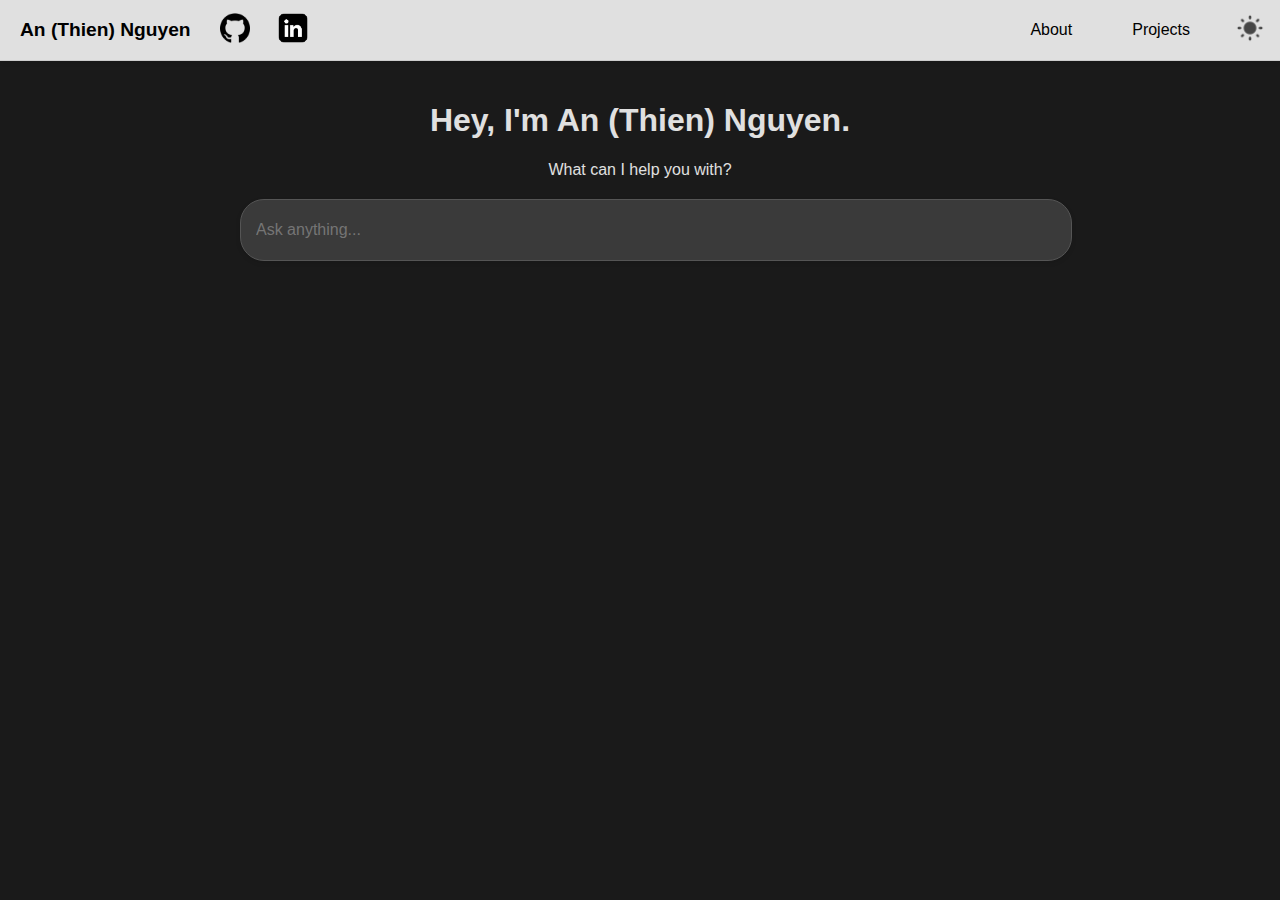
<file: index.html>
<!DOCTYPE html>
<html lang="en">

<head>
    <meta charset="UTF-8">
    <title>An (Thien) Nguyen</title>
    <link rel="icon" type="image/x-icon" href="/assets/images/icons/favicon.ico">
    <link rel="stylesheet" href="assets/css/style.css">
</head>

<body>
    <!-- Navigation bar -->
    <nav id="desktop-nav">
        <div class="nav-left">
            <a href="index.html" class="name"> An (Thien) Nguyen </a>
            <div class="social-buttons">
                <a href="https://github.com/p1neapplechoco" target="_blank">
                    <img src="assets/images/icons/github.png" alt="GitHub" width="48" height="48">
                </a>
                <a href="https://linkedin.com/in/ngthienaans" target="_blank">
                    <img src="assets/images/icons/linkedin.png" alt="LinkedIn" width="48" height="48">
                </a>
            </div>
        </div>
        <div class="nav-right">
            <ul>
                <!-- <li><a href="#home">Home</a></li> -->
                <li><a href="/pages/about.html">About</a></li>
                <li><a href="https://github.com/p1neapplechoco">Projects</a></li>
                <!-- <li><a href="#contact">Contact</a></li> -->
                <li>
                    <button id="theme-toggle">
                        <img id="theme-icon" src="assets/images/buttons/light-mode.png" alt="Theme Toggle" width="30px"
                            height="30">
                    </button>
                </li>
            </ul>
        </div>
    </nav>

    <main>
        <h1>Hey, I'm An (Thien) Nguyen.</h1>
        <p>What can I help you with?</p>

        <div class="input-container">
            <input type="text" id="user-input" placeholder="Ask anything...">
        </div>
    </main>

    <!-- File Explorer-like Window -->
    <div id="explorer-window" class="explorer-window hidden">
        <div class="explorer-header">
            <div class="explorer-title">Explorer</div>
            <div class="explorer-buttons">
                <button id="minimize-btn" class="explorer-btn minimize" title="Minimize"></button>
                <button id="copy-btn" class="explorer-btn copy" title="Copy Text"></button>
                <button id="download-btn" class="explorer-btn download" title="Download"></button>
                <button id="exit-btn" class="explorer-btn exit" title="Close Window"></button>
            </div>
        </div>
        <div class="explorer-content">
            <p id="explorer-text"></p>
        </div>
    </div>

    <script src="assets/js/script.js"></script>
</body>

</html>
</file>
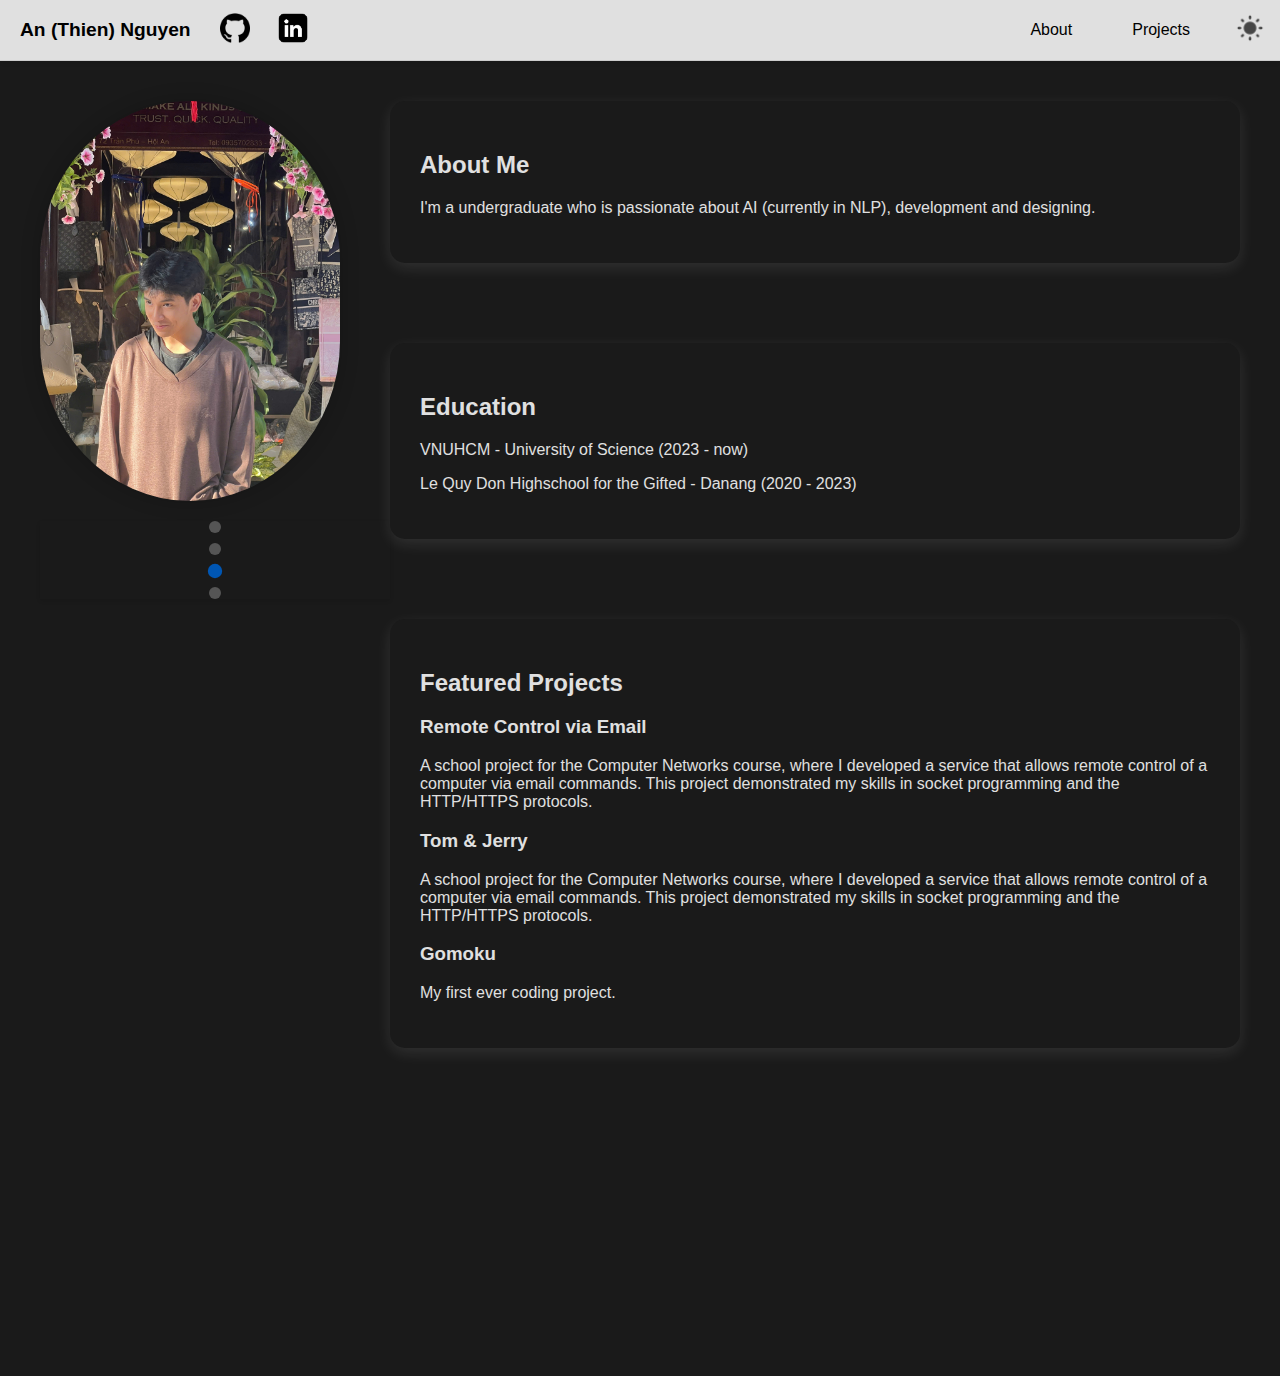
<file: pages/about.html>
<!DOCTYPE html>
<html lang="en">

<head>
    <meta charset="UTF-8">
    <meta name="viewport" content="width=device-width, initial-scale=1.0">
    <title>About - An (Thien) Nguyen</title>
    <link rel="icon" type="image/x-icon" href="../assets/images/icons/favicon.ico">

    <link rel="stylesheet" href="../assets/css/style.css">
    <!-- <style>

    </style> -->
</head>

<body>
    <!-- Navigation bar -->
    <nav id="desktop-nav">
        <div class="nav-left">
            <a href="../index.html" class="name"> An (Thien) Nguyen </a>
            <div class="social-buttons">
                <a href="https://github.com/p1neapplechoco" target="_blank">
                    <img src="../assets/images/icons/github.png" alt="GitHub" width="48" height="48">
                </a>
                <a href="https://linkedin.com/in/ngthienaans" target="_blank">
                    <img src="../assets/images/icons/linkedin.png" alt="LinkedIn" width="48" height="48">
                </a>
            </div>
        </div>
        <div class="nav-right">
            <ul>
                <!-- <li><a href="#home">Home</a></li> -->
                <li><a href="about.html">About</a></li>
                <li><a href="https://github.com/p1neapplechoco">Projects</a></li>
                <!-- <li><a href="#contact">Contact</a></li> -->
                <li>
                    <button id="theme-toggle">
                        <img id="theme-icon" src="../assets/images/buttons/light-mode.png" alt="Theme Toggle"
                            width="30px" height="30">
                    </button>
                </li>
            </ul>
        </div>
    </nav>

    <div class="about-container">
        <!-- Profile Picture and Scroll Indicator -->
        <div class="profile-section">
            <div class="profile-oval">
                <img src="../assets/images/pfp.jpg" alt="Profile Picture" class="profile-img">
            </div>
            <!-- Scroll Indicator -->
            <nav class="scroll-indicator">
                <a href="#about-me" class="active"></a>
                <a href="#education"></a>
                <a href="#projects"></a>
                <a href="#skills"></a>
            </nav>
        </div>

        <!-- Content Sections -->
        <div class="content-wrapper">
            <section id="about-me" class="content-section">
                <h2>About Me</h2>
                <p>I'm a undergraduate who is passionate about AI (currently in NLP), development and designing.</p>
            </section>

            <section id="education" class="content-section">
                <h2>Education</h2>
                <p>VNUHCM - University of Science (2023 - now)</p>
                <p>Le Quy Don Highschool for the Gifted - Danang (2020 - 2023)</p>

            </section>

            <section id="projects" class="content-section">
                <h2>Featured Projects</h2>
                <div class="project">
                    <h3>Remote Control via Email</h3>
                    <p>A school project for the Computer Networks course, where I developed a service that allows remote
                        control of a computer via email commands. This project demonstrated my skills in socket
                        programming and the HTTP/HTTPS protocols.</p>
                </div>

                <div class="project">
                    <h3>Tom & Jerry</h3>
                    <p>A school project for the Computer Networks course, where I developed a service that allows remote
                        control of a
                        computer via email commands. This project demonstrated my skills in socket programming and the
                        HTTP/HTTPS
                        protocols.</p>
                </div>

                <div class="project">
                    <h3>Gomoku</h3>
                    <p>My first ever coding project.</p>
                </div>
                <!-- More projects -->
            </section>

            <section id="skills" class="content-section">
                <h2>Technical Skills</h2>
                <div class="skills-grid">
                    <!-- Skill items -->
                </div>
            </section>
        </div>
    </div>

    <script src="../assets/js/about.js"></script>

</body>

</html>
</file>
<file: assets/css/style.css>
:root {
    --bg-color: #1a1a1a;
    --text-color: #e0e0e0;

    --nav-bg-left: #e0e0e0;
    --nav-bg-right: #e0e0e0;
    --nav-text: #000;

    --input-bg: #3a3a3a;
    --input-border: #555;

    --button-bg: #007bff;
    --button-hover: #0056b3;
}

[data-theme="light"] {
    --bg-color: #f5f5f5;
    --text-color: #333;

    --nav-bg-left: #f5f5f5;
    --nav-bg-right: #f5f5f5;
    --nav-text: #333;

    --input-bg: #f5f5f5;
    --input-border: #ccc;
}

body {
    font-family: Arial, Helvetica, sans-serif;
    margin: 0;
    padding: 0;
    background-color: var(--bg-color);
    color: var(--text-color);
    display: flex;
    flex-direction: column;
    align-items: center;
    min-height: 100vh;
    transition: background-color 0.3s, color 0.3s;
}

/* Navigation bar */
nav {
    display: flex;
    justify-content: space-between;
    width: 100%;
    background: linear-gradient(to right, var(--nav-bg-left), var(--nav-bg-right));
    border-bottom: 1px solid #ccc;
    box-shadow: 0 2px 4px rgba(0, 0, 0, 0.1);
}

/* Navigation bar */
/* Navigation bar */
.nav-left {
    flex-grow: 1;
    display: flex;
    align-items: center;
    height: 60px;
    padding-left: 20px;
    /* Add some padding */
}

.name {
    font-size: 1.2rem;
    font-weight: bold;
    color: var(--nav-text);
    margin-right: 20px;
    /* Space between name and buttons */
    text-decoration: none;
    /* Remove underline */
}

.name:hover {
    text-decoration: none;
    /* Ensure no underline on hover */
}

.social-buttons {
    display: flex;
    gap: 10px;
    /* Space between buttons */
}

.social-buttons a {
    display: inline-block;
    transition: transform 0.2s ease-in-out;
}

.social-buttons a:hover {
    transform: scale(1.1);
    /* Slight zoom on hover */
}

.nav-right {
    display: flex;
    align-items: center;
    height: 60px;
}

nav ul {
    list-style: none;
    padding: 0;
    margin: 0;
    display: flex;
    align-items: center;
}

nav ul li {
    margin: 0 15px;
}

nav ul li a {
    color: var(--nav-text);
    text-decoration: none;
    padding: 10px 15px;
    display: block;
}

nav ul li a:hover {
    background-color: #555;
}

#theme-toggle {
    background: none;
    border: none;
    padding: 0;
    cursor: pointer;
}

#theme-toggle:hover {
    filter: brightness(0.8);
    transform: scale(1.1);
    transition: transform 0.2s ease-in-out;
}

#theme-icon {
    display: block;
}

/* Main content */
main {
    text-align: center;
    width: 100%;
    max-width: 800px;
    padding: 20px;
}

.input-container {
    margin-top: 20px;
}

#user-input {
    width: 100%;
    height: 40px;
    border-radius: 24px;
    padding: 10px 15px;
    border: 1px solid var(--input-border);
    background-color: var(--input-bg);
    color: var(--text-color);
    font-size: 16px;
    outline: none;
    transition: background-color 0.3s, border-color 0.3s, color 0.3s;
    box-shadow: 0 2px 5px rgba(0, 0, 0, 0.1);
}

/* File Explorer-like Window */
.explorer-window {
    position: fixed;
    top: 50%;
    left: 50%;
    transform: translate(-50%, -50%);
    width: 400px;
    min-width: 300px;
    min-height: 200px;
    background-color: var(--bg-color);
    border: 1px solid var(--input-border);
    border-radius: 8px;
    box-shadow: 0 4px 10px rgba(0, 0, 0, 0.2);
    z-index: 1000;
    display: none;
    /* Hide the window initially */
}

.explorer-window.show {
    display: block;
    /* Show the window */
}

.explorer-header {
    padding: 10px;
    background-color: var(--nav-bg-left);
    border-bottom: 1px solid var(--input-border);
    border-top-left-radius: 8px;
    border-top-right-radius: 8px;
    display: flex;
    align-items: center;
    /* Center items vertically */
    justify-content: space-between;
    /* Space between title and buttons */
    cursor: move;
}

.explorer-title {
    font-size: 1rem;
    font-weight: bold;
    color: var(--nav-text);
    position: absolute;
    /* Position the title absolutely */
    left: 50%;
    /* Center horizontally */
    transform: translateX(-50%);
    /* Adjust for exact centering */
}

.explorer-buttons {
    display: flex;
    gap: 5px;
    margin-left: auto;
    /* Push buttons to the right */
}

.explorer-btn {
    width: 12px;
    height: 12px;
    border-radius: 50%;
    border: none;
    cursor: pointer;
}

.explorer-btn.minimize {
    background-color: #ffcc00;
}

.explorer-btn.copy {
    background-color: #00ccff;
}

.explorer-btn.download {
    background-color: #00ff00;
}

.explorer-btn.exit {
    background-color: #ff0000;
}

.explorer-content {
    padding: 20px;
    color: var(--text-color);
}

/* ABOUT */

/* Add this to your CSS file (e.g., style.css) */
:root {
    --section-bg: #ffffff;
    /* Light theme background */
    --section-text: #333333;
    /* Light theme text */
    --section-shadow: 0 5px 15px rgba(0, 0, 0, 0.1);
    /* Light theme shadow */
}

[data-theme="dark"] {
    --section-bg: #1a1a1a;
    /* Dark theme background */
    --section-text: #e0e0e0;
    /* Dark theme text */
    --section-shadow: 0 5px 15px rgba(255, 255, 255, 0.1);
    /* Dark theme shadow */
}

.about-container {
    display: flex;
    max-width: 1200px;
    margin: 0 auto;
    padding: 40px 20px;
}

.profile-oval {
    width: 300px;
    height: 400px;
    border-radius: 50%/40%;
    overflow: hidden;
    margin-right: 50px;
    flex-shrink: 0;
    box-shadow: 0 0 20px rgba(0, 0, 0, 0.2);
}

.profile-img {
    width: 100%;
    height: 100%;
    object-fit: cover;
}

/* Scroll Indicator Styles */
:root {
    --scroll-indicator-bg: #ccc;
    /* Light theme bullet color */
    --scroll-indicator-active-bg: #007bff;
    /* Light theme active bullet color */
}

[data-theme="dark"] {
    --scroll-indicator-bg: #555;
    /* Dark theme bullet color */
    --scroll-indicator-active-bg: #0056b3;
    /* Dark theme active bullet color */
}

.scroll-indicator {
    margin-top: 20px;
    display: flex;
    background: var(--bg-color);
    border-bottom: var(--bg-color);
    flex-direction: column;
    align-items: center;
    gap: 10px;
}

.scroll-indicator a {
    display: block;
    width: 12px;
    height: 12px;
    background: var(--section-bg);
    background-color: var(--scroll-indicator-bg);
    border-radius: 50%;
    transition: all 0.3s ease;
}

.scroll-indicator a.active {
    background-color: var(--scroll-indicator-active-bg);
    transform: scale(1.2);
}

.content-wrapper {
    flex-grow: 1;
    position: relative;
}

.content-section {
    margin-bottom: 80px;
    padding: 30px;
    background: var(--section-bg);
    color: var(--section-text);
    border-radius: 15px;
    box-shadow: var(--section-shadow);
    opacity: 0;
    transform: translateY(20px);
    transition: all 0.6s ease;
}

.content-section.active {
    opacity: 1;
    transform: translateY(0);
}
</file>
